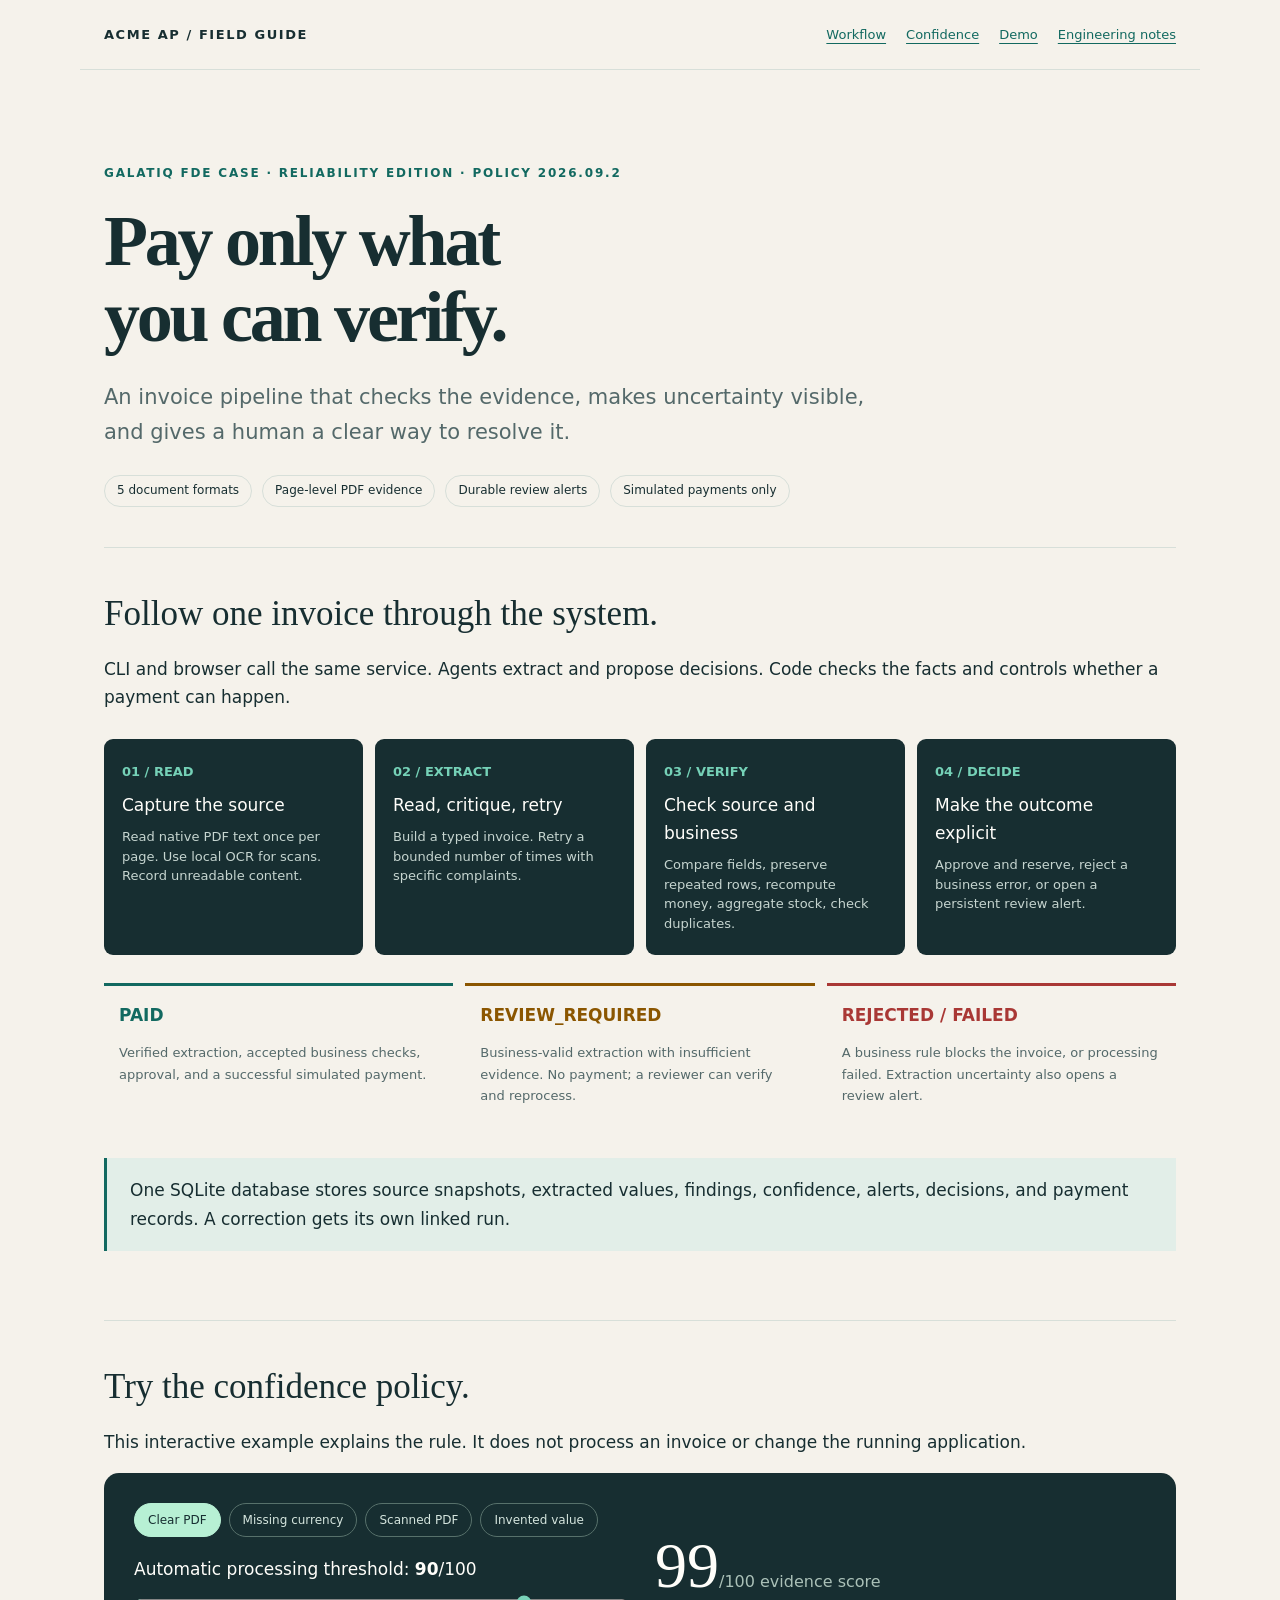
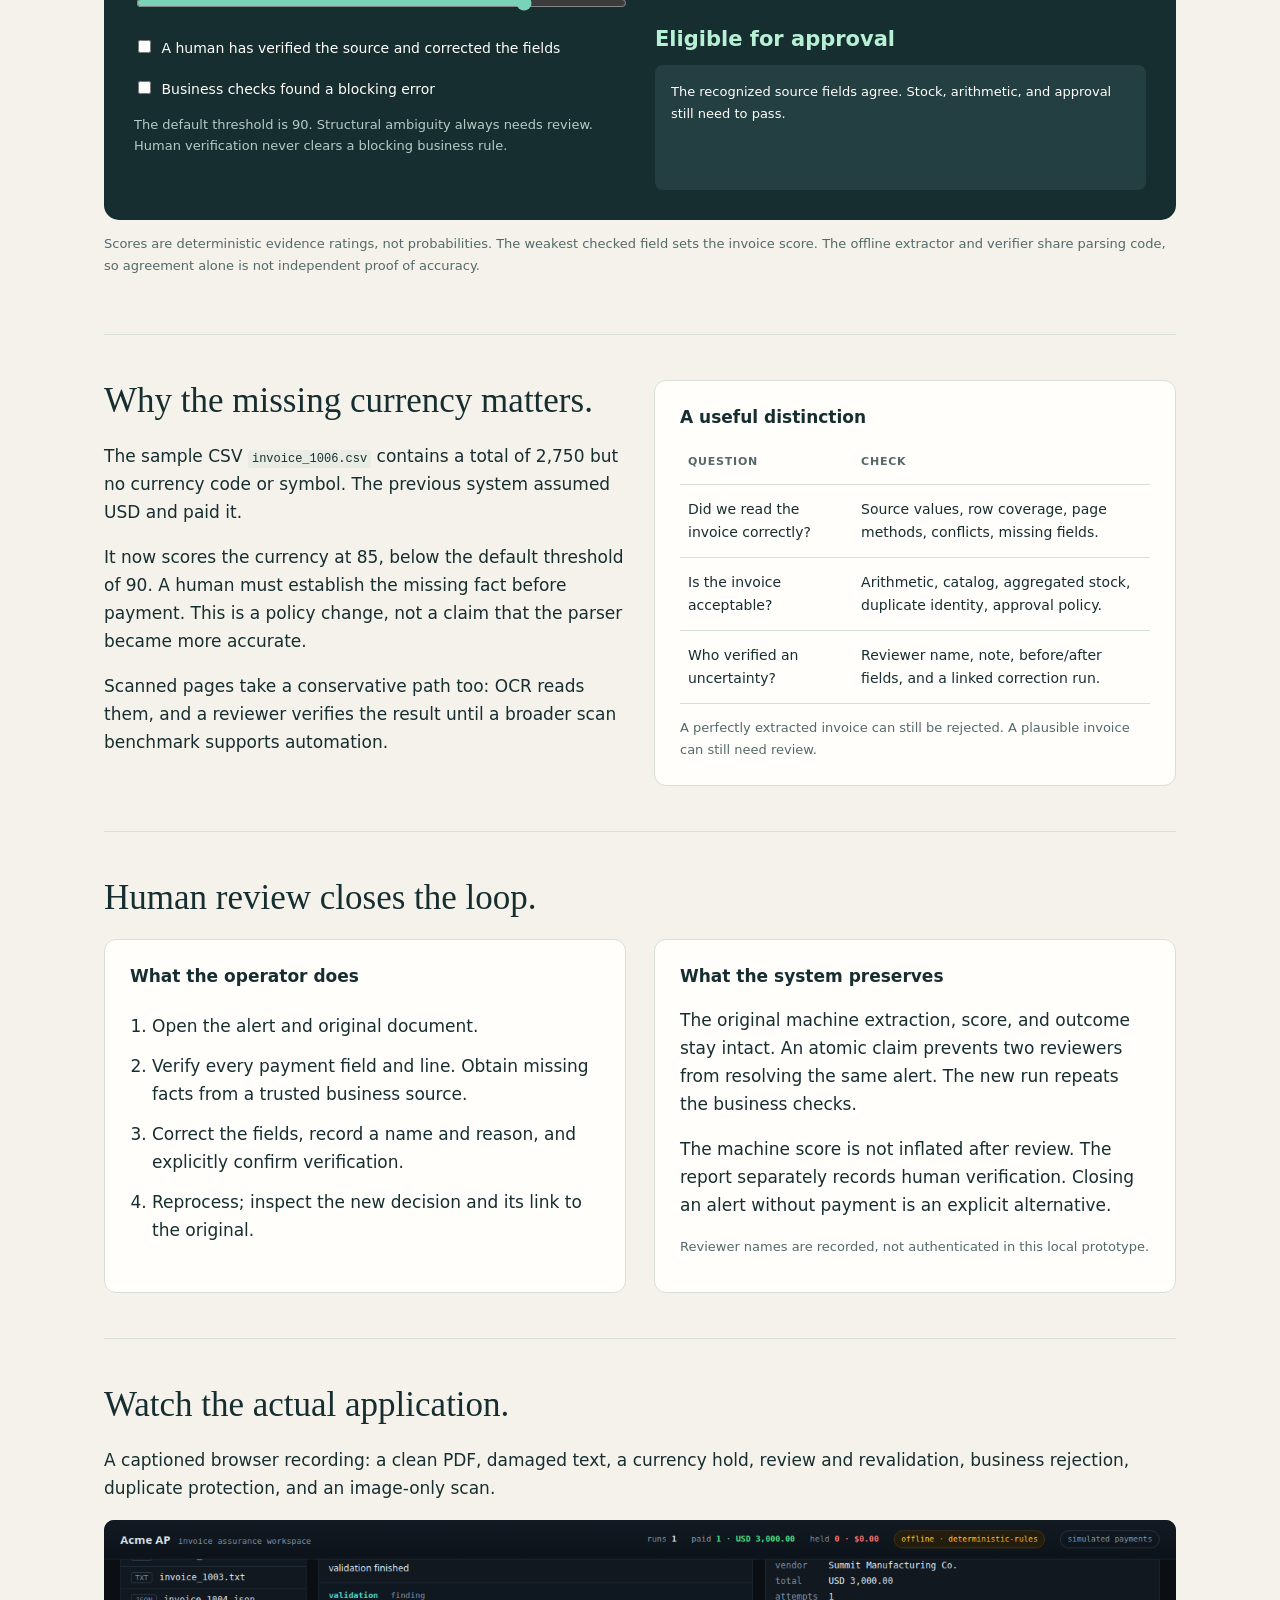
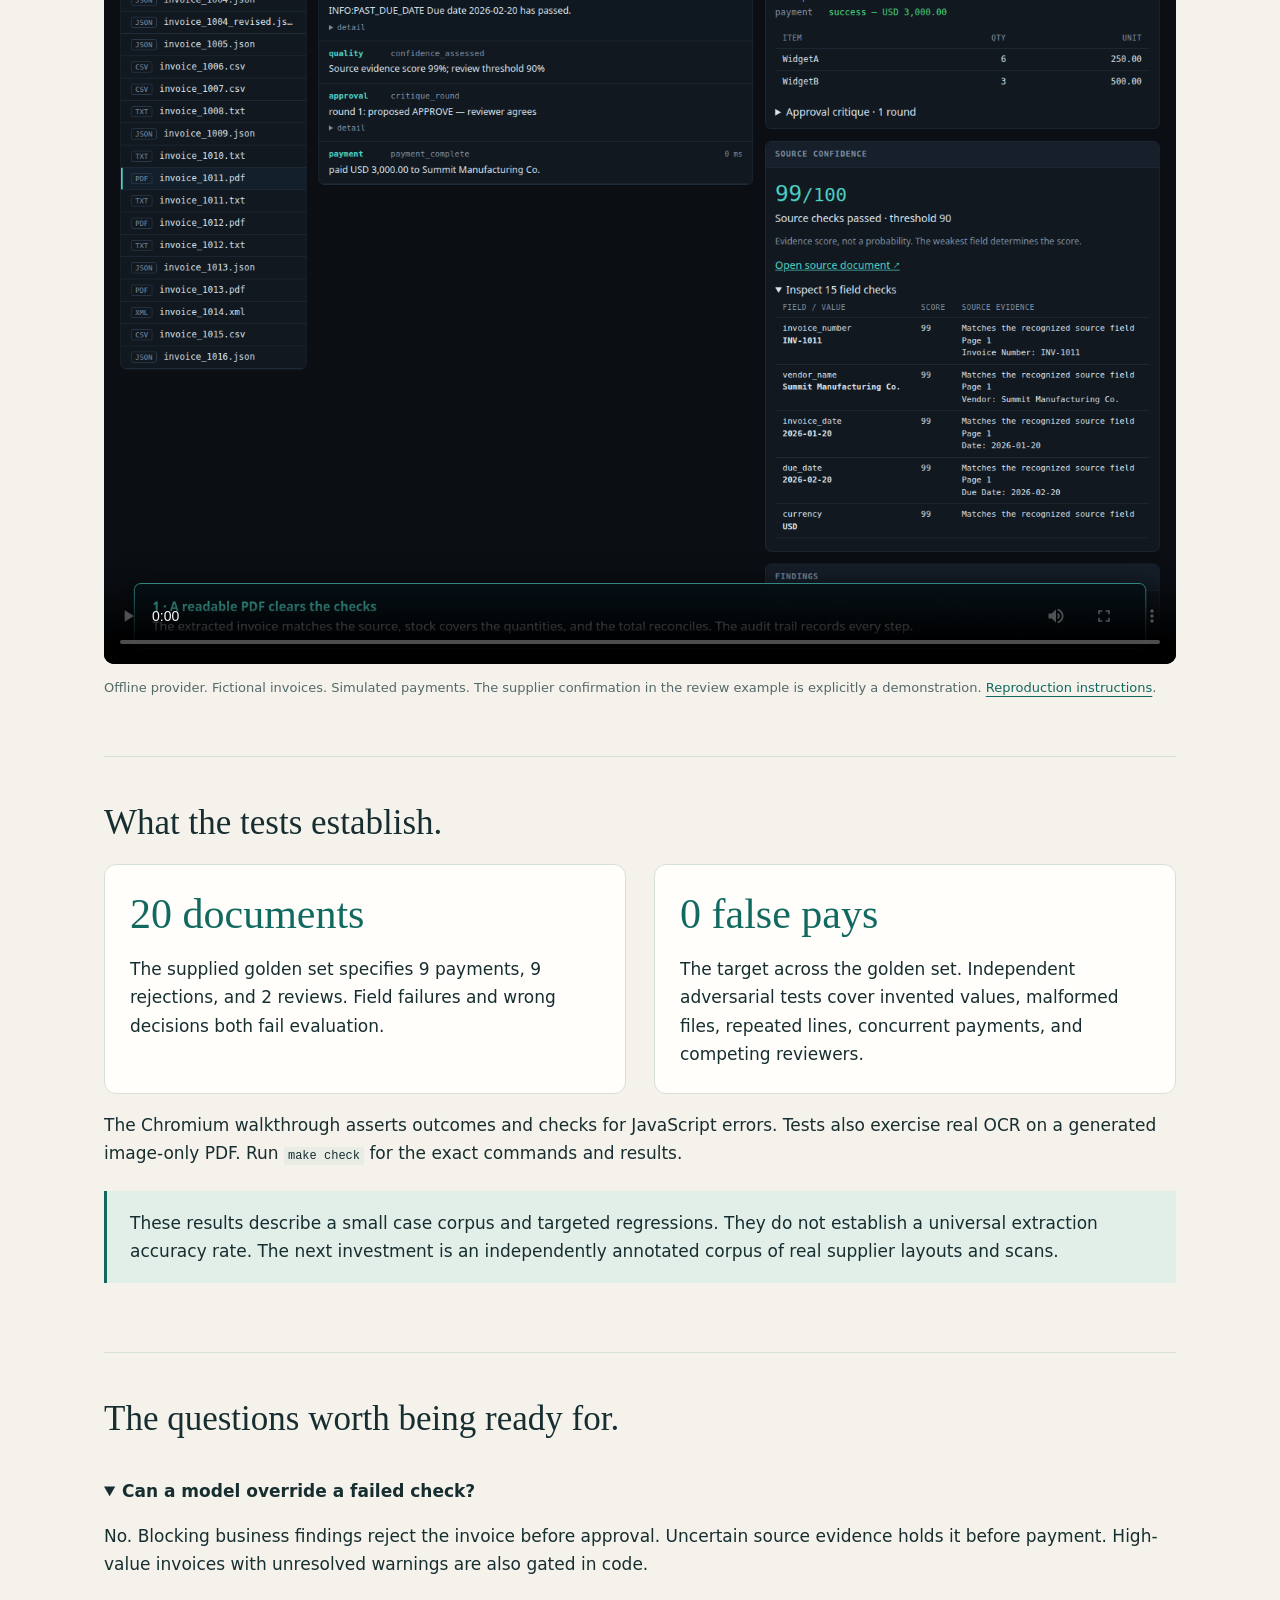
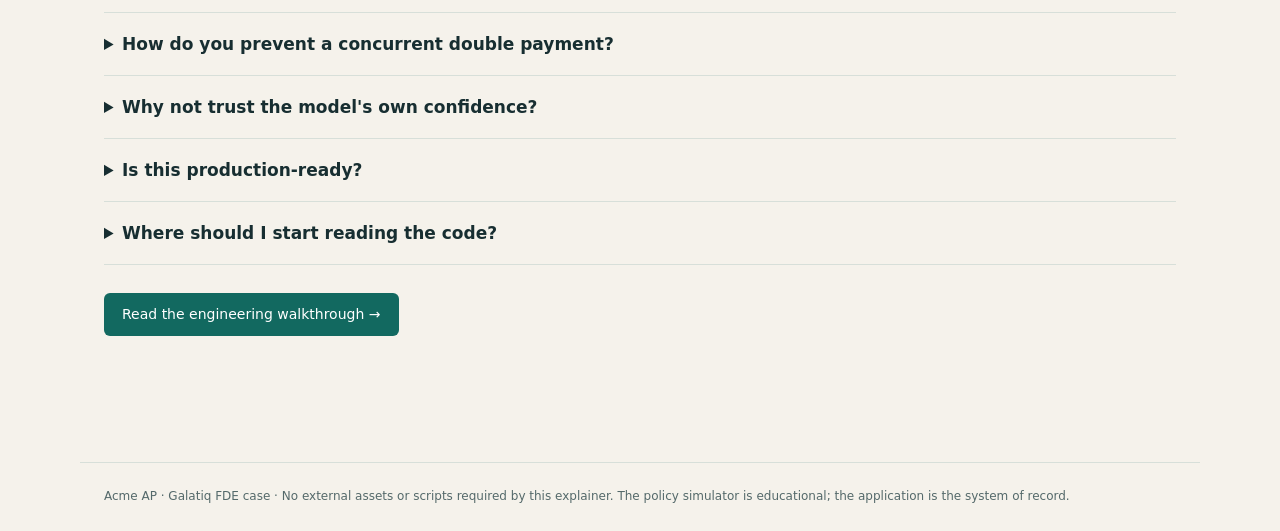
<file: docs/EXPLAINER.html>
<!doctype html>
<html lang="en">
<head>
<meta charset="utf-8">
<meta name="viewport" content="width=device-width,initial-scale=1">
<title>Acme AP — how trust becomes a payment decision</title>
<style>
:root{--paper:#f5f2eb;--ink:#172e31;--muted:#54696a;--line:#d7dfd9;--teal:#126960;--light:#e2eee8;--amber:#8b5600;--red:#a93835;--white:#fffefa}
*{box-sizing:border-box}body{margin:0;background:var(--paper);color:var(--ink);font:17px/1.65 system-ui,-apple-system,sans-serif}a{color:var(--teal);text-underline-offset:4px}header,main,footer{max-width:1120px;margin:auto;padding:24px}header{display:flex;justify-content:space-between;gap:20px;font-size:13px;border-bottom:1px solid var(--line)}header b{letter-spacing:.12em}nav{display:flex;gap:20px}.hero{padding:70px 0 40px}.eyebrow{font-size:12px;text-transform:uppercase;letter-spacing:.15em;color:var(--teal);font-weight:700}h1{font:600 clamp(38px,6vw,72px)/1.05 Georgia,serif;letter-spacing:-.045em;max-width:850px;margin:20px 0 25px}h2{font:500 35px/1.2 Georgia,serif;margin:0 0 20px}h3{font-size:17px;line-height:1.4;margin:0 0 10px}.lede{font-size:21px;max-width:770px;color:var(--muted)}.pills{display:flex;gap:10px;flex-wrap:wrap;margin-top:25px}.pill{font-size:12px;padding:5px 12px;border:1px solid var(--line);border-radius:30px}.section{padding:45px 0;border-top:1px solid var(--line)}.cols{display:grid;grid-template-columns:1fr 1fr;gap:28px}.card{background:var(--white);border:1px solid var(--line);border-radius:12px;padding:25px}.card p:last-child{margin-bottom:0}.note{padding:18px 23px;background:var(--light);border-left:3px solid var(--teal);margin:24px 0}.small{font-size:13px;color:var(--muted)}.flow{display:grid;grid-template-columns:repeat(4,1fr);gap:12px;margin:28px 0}.step{padding:22px 18px;background:var(--ink);color:var(--white);border-radius:9px}.step b{display:block;font-size:13px;color:#75d1b7;margin-bottom:9px}.step p{font-size:13px;color:#c6d5d0;line-height:1.5;margin:8px 0 0}.branches{display:grid;grid-template-columns:1fr 1fr 1fr;gap:12px}.branches div{border-top:3px solid;padding:15px}.paid{color:var(--teal)}.held{color:var(--amber)}.rejected{color:var(--red)}.branches p{font-size:13px;color:var(--muted)}.sandbox{background:var(--ink);color:var(--white);border-radius:15px;padding:30px;display:grid;grid-template-columns:1fr 1fr;gap:30px}.sandbox .small{color:#b7cbc5}.sandbox label{display:block;margin:18px 0 8px}.sandbox input[type=range]{width:100%;accent-color:#79d3b9}.sandbox input[type=checkbox]{accent-color:#79d3b9}.samples{display:flex;gap:8px;flex-wrap:wrap}.samples button{font:12px system-ui;padding:9px 13px;background:transparent;color:#d5e5de;border:1px solid #57716b;border-radius:25px;cursor:pointer}.samples button[aria-pressed=true]{background:#b7f0d4;color:var(--ink);border-color:#b7f0d4}.score{font:64px/1.2 Georgia,serif;margin-top:25px}.score small{font:16px system-ui;color:#abc1b8}.decision{font-size:21px;font-weight:700;color:#b7f0d4;margin:18px 0 8px}.decision.hold{color:#f8cf81}.decision.reject{color:#ffaaa3}.evidence{font-size:13px;padding:16px;background:#233f41;border-radius:8px;min-height:125px}.check{font-size:14px}.check input{margin-right:6px}table{border-collapse:collapse;width:100%;font-size:14px}th,td{text-align:left;vertical-align:top;border-bottom:1px solid var(--line);padding:13px 8px}th{font-size:11px;text-transform:uppercase;letter-spacing:.07em;color:var(--muted)}code{font-size:12px;background:#e8ece5;padding:2px 4px;border-radius:3px}video{width:100%;border-radius:10px;background:var(--ink);display:block}details{border-bottom:1px solid var(--line);padding:17px 0}summary{cursor:pointer;font-weight:600}ol{padding-left:22px}li{padding:6px 0}footer{font-size:12px;color:var(--muted);border-top:1px solid var(--line);margin-top:40px}.metric{font:42px Georgia,serif;color:var(--teal);display:block}.button{display:inline-block;padding:10px 18px;background:var(--teal);color:white;text-decoration:none;border-radius:6px;font-size:14px}@media(max-width:720px){.cols,.sandbox{grid-template-columns:1fr}.flow{grid-template-columns:1fr 1fr}.branches{grid-template-columns:1fr}nav{gap:10px;flex-wrap:wrap}header{align-items:start}.hero{padding-top:40px}h2{font-size:29px}.sandbox{padding:22px}main{padding:18px}.table-wrap{overflow-x:auto}}
</style>
</head>
<body>
<header><b>ACME AP / FIELD GUIDE</b><nav><a href="#flow">Workflow</a><a href="#confidence">Confidence</a><a href="#demo">Demo</a><a href="RELIABILITY.md">Engineering notes</a></nav></header>
<main>
<section class="hero">
<div class="eyebrow">Galatiq FDE case · reliability edition · policy 2026.09.2</div>
<h1>Pay only what<br>you can verify.</h1>
<p class="lede">An invoice pipeline that checks the evidence, makes uncertainty visible, and gives a human a clear way to resolve it.</p>
<div class="pills"><span class="pill">5 document formats</span><span class="pill">Page-level PDF evidence</span><span class="pill">Durable review alerts</span><span class="pill">Simulated payments only</span></div>
</section>
<section id="flow" class="section">
<h2>Follow one invoice through the system.</h2>
<p>CLI and browser call the same service. Agents extract and propose decisions. Code checks the facts and controls whether a payment can happen.</p>
<div class="flow"><div class="step"><b>01 / READ</b>Capture the source<p>Read native PDF text once per page. Use local OCR for scans. Record unreadable content.</p></div><div class="step"><b>02 / EXTRACT</b>Read, critique, retry<p>Build a typed invoice. Retry a bounded number of times with specific complaints.</p></div><div class="step"><b>03 / VERIFY</b>Check source and business<p>Compare fields, preserve repeated rows, recompute money, aggregate stock, check duplicates.</p></div><div class="step"><b>04 / DECIDE</b>Make the outcome explicit<p>Approve and reserve, reject a business error, or open a persistent review alert.</p></div></div>
<div class="branches"><div class="paid"><strong>PAID</strong><p>Verified extraction, accepted business checks, approval, and a successful simulated payment.</p></div><div class="held"><strong>REVIEW_REQUIRED</strong><p>Business-valid extraction with insufficient evidence. No payment; a reviewer can verify and reprocess.</p></div><div class="rejected"><strong>REJECTED / FAILED</strong><p>A business rule blocks the invoice, or processing failed. Extraction uncertainty also opens a review alert.</p></div></div>
<div class="note">One SQLite database stores source snapshots, extracted values, findings, confidence, alerts, decisions, and payment records. A correction gets its own linked run.</div>
</section>
<section id="confidence" class="section">
<h2>Try the confidence policy.</h2>
<p>This interactive example explains the rule. It does not process an invoice or change the running application.</p>
<div class="sandbox">
<div><div class="samples" role="group" aria-label="Example extraction"><button data-case="clean" aria-pressed="true">Clear PDF</button><button data-case="currency" aria-pressed="false">Missing currency</button><button data-case="ocr" aria-pressed="false">Scanned PDF</button><button data-case="mismatch" aria-pressed="false">Invented value</button></div>
<label for="threshold">Automatic processing threshold: <strong id="threshold-value">90</strong>/100</label><input id="threshold" type="range" min="50" max="100" value="90">
<label class="check"><input id="human" type="checkbox"> A human has verified the source and corrected the fields</label>
<label class="check"><input id="business" type="checkbox"> Business checks found a blocking error</label>
<p class="small">The default threshold is 90. Structural ambiguity always needs review. Human verification never clears a blocking business rule.</p></div>
<div aria-live="polite"><div class="score"><span id="score">99</span><small>/100 evidence score</small></div><div class="decision" id="decision">Eligible for approval</div><div id="explanation" class="evidence"></div></div>
</div>
<p class="small">Scores are deterministic evidence ratings, not probabilities. The weakest checked field sets the invoice score. The offline extractor and verifier share parsing code, so agreement alone is not independent proof of accuracy.</p>
</section>
<section class="section">
<div class="cols"><div><h2>Why the missing currency matters.</h2><p>The sample CSV <code>invoice_1006.csv</code> contains a total of 2,750 but no currency code or symbol. The previous system assumed USD and paid it.</p><p>It now scores the currency at 85, below the default threshold of 90. A human must establish the missing fact before payment. This is a policy change, not a claim that the parser became more accurate.</p><p>Scanned pages take a conservative path too: OCR reads them, and a reviewer verifies the result until a broader scan benchmark supports automation.</p></div><div class="card"><h3>A useful distinction</h3><div class="table-wrap"><table><thead><tr><th>Question</th><th>Check</th></tr></thead><tbody><tr><td>Did we read the invoice correctly?</td><td>Source values, row coverage, page methods, conflicts, missing fields.</td></tr><tr><td>Is the invoice acceptable?</td><td>Arithmetic, catalog, aggregated stock, duplicate identity, approval policy.</td></tr><tr><td>Who verified an uncertainty?</td><td>Reviewer name, note, before/after fields, and a linked correction run.</td></tr></tbody></table></div><p class="small">A perfectly extracted invoice can still be rejected. A plausible invoice can still need review.</p></div></div>
</section>
<section class="section">
<h2>Human review closes the loop.</h2>
<div class="cols"><div class="card"><h3>What the operator does</h3><ol><li>Open the alert and original document.</li><li>Verify every payment field and line. Obtain missing facts from a trusted business source.</li><li>Correct the fields, record a name and reason, and explicitly confirm verification.</li><li>Reprocess; inspect the new decision and its link to the original.</li></ol></div><div class="card"><h3>What the system preserves</h3><p>The original machine extraction, score, and outcome stay intact. An atomic claim prevents two reviewers from resolving the same alert. The new run repeats the business checks.</p><p>The machine score is not inflated after review. The report separately records human verification. Closing an alert without payment is an explicit alternative.</p><p class="small">Reviewer names are recorded, not authenticated in this local prototype.</p></div></div>
</section>
<section id="demo" class="section">
<h2>Watch the actual application.</h2>
<p>A captioned browser recording: a clean PDF, damaged text, a currency hold, review and revalidation, business rejection, duplicate protection, and an image-only scan.</p>
<video controls preload="metadata" poster="source-evidence.png"><source src="demo.mp4" type="video/mp4">Open <a href="demo.mp4">the MP4 recording</a>.</video>
<p class="small">Offline provider. Fictional invoices. Simulated payments. The supplier confirmation in the review example is explicitly a demonstration. <a href="DEMO.md">Reproduction instructions</a>.</p>
</section>
<section class="section">
<h2>What the tests establish.</h2>
<div class="cols"><div class="card"><span class="metric">20 documents</span><p>The supplied golden set specifies 9 payments, 9 rejections, and 2 reviews. Field failures and wrong decisions both fail evaluation.</p></div><div class="card"><span class="metric">0 false pays</span><p>The target across the golden set. Independent adversarial tests cover invented values, malformed files, repeated lines, concurrent payments, and competing reviewers.</p></div></div>
<p>The Chromium walkthrough asserts outcomes and checks for JavaScript errors. Tests also exercise real OCR on a generated image-only PDF. Run <code>make check</code> for the exact commands and results.</p>
<div class="note">These results describe a small case corpus and targeted regressions. They do not establish a universal extraction accuracy rate. The next investment is an independently annotated corpus of real supplier layouts and scans.</div>
</section>
<section class="section">
<h2>The questions worth being ready for.</h2>
<details open><summary>Can a model override a failed check?</summary><p>No. Blocking business findings reject the invoice before approval. Uncertain source evidence holds it before payment. High-value invoices with unresolved warnings are also gated in code.</p></details>
<details><summary>How do you prevent a concurrent double payment?</summary><p>A SQLite transaction reserves invoice identity before calling the mock payment. A second run cannot acquire that reservation. Real bank integration still needs provider-side idempotency, reconciliation, and crash recovery.</p></details>
<details><summary>Why not trust the model's own confidence?</summary><p>A model can confidently invent values. The score here comes from deterministic source corroboration and structural checks. It has explicit limitations and is not presented as a calibrated probability.</p></details>
<details><summary>Is this production-ready?</summary><p>It is an inspectable prototype with tested safeguards. Production needs authentication and roles, a durable job worker, external alert delivery, restart/reconciliation tooling, retention controls, and a representative benchmark. In-app alerts are implemented; email and Slack delivery are not.</p></details>
<details><summary>Where should I start reading the code?</summary><p><code>graph.py</code> defines the route through the agents. <code>ingestion/quality.py</code> explains the confidence gate. <code>api/review.py</code> handles human resolution. <code>db/repository.py</code> contains durable alerts and payment reservations.</p></details>
<p style="margin-top:28px"><a class="button" href="RELIABILITY.md">Read the engineering walkthrough →</a></p>
</section>
</main>
<footer>Acme AP · Galatiq FDE case · No external assets or scripts required by this explainer. The policy simulator is educational; the application is the system of record.</footer>
<script>
const scenarios={clean:{score:99,text:'The recognized source fields agree. Stock, arithmetic, and approval still need to pass.',structural:false},currency:{score:85,text:'The currency was defaulted because no code or symbol was stated. At the default threshold, this creates a review alert.',structural:false},ocr:{score:65,text:'This page was read by OCR. Structural uncertainty requires review even when the threshold is lowered.',structural:true},mismatch:{score:0,text:'The extracted value disagrees with its source. Plausible arithmetic does not make a fabricated value trustworthy.',structural:false}};
let selected='clean';
function render(){const scenario=scenarios[selected],threshold=Number(document.getElementById('threshold').value),human=document.getElementById('human').checked,business=document.getElementById('business').checked;document.getElementById('threshold-value').textContent=threshold;document.getElementById('score').textContent=scenario.score;const hold=!human&&(scenario.score<threshold||scenario.structural),decision=document.getElementById('decision');decision.className='decision'+(business?' reject':hold?' hold':'');decision.textContent=business?'Rejected by business policy':hold?'Manual review required':human?'Revalidate the verified correction':'Eligible for approval';document.getElementById('explanation').textContent=scenario.text+(human?' Human verification is recorded separately; the original machine score stays unchanged.':'')+(business?' The blocking business finding prevents payment regardless of confidence.':'');}
document.querySelectorAll('[data-case]').forEach(button=>button.addEventListener('click',()=>{selected=button.dataset.case;document.querySelectorAll('[data-case]').forEach(b=>b.setAttribute('aria-pressed',String(b===button)));render();}));['threshold','human','business'].forEach(id=>document.getElementById(id).addEventListener('input',render));render();
</script>
</body>
</html>
</file>
